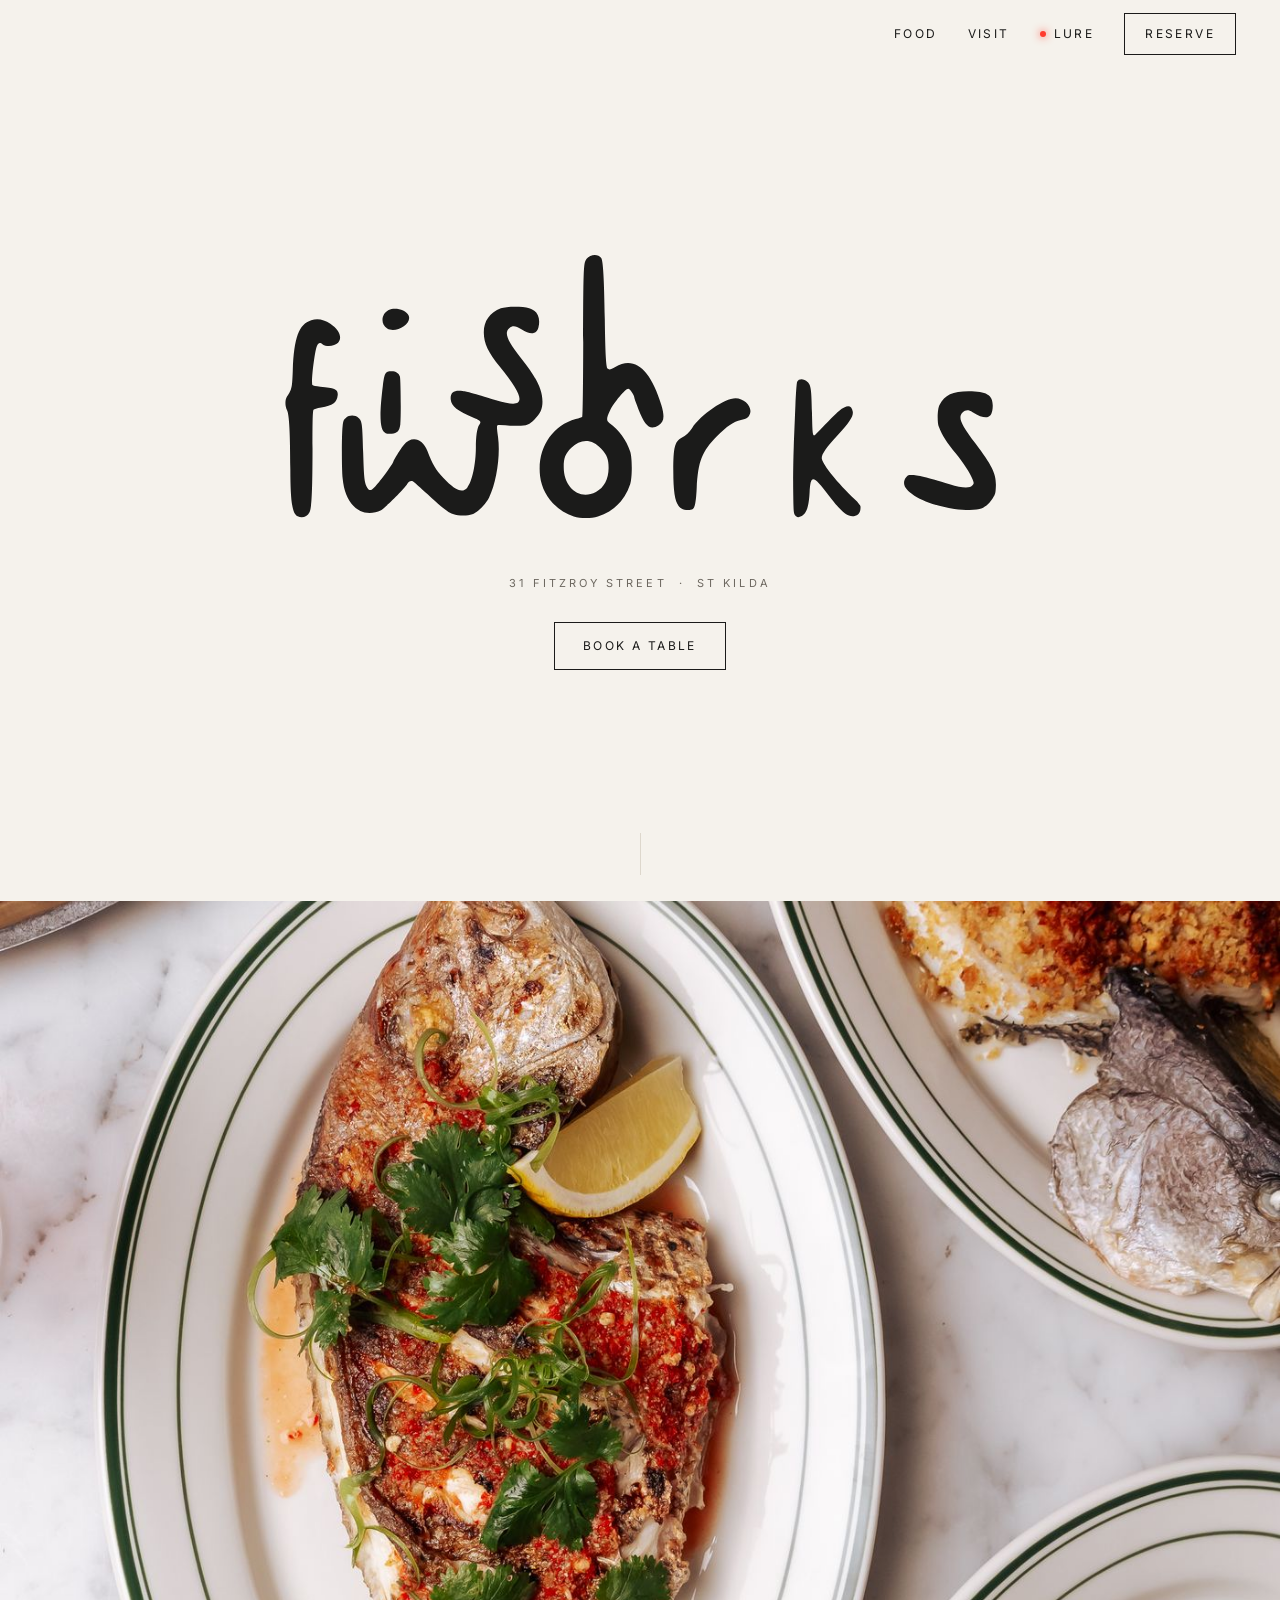
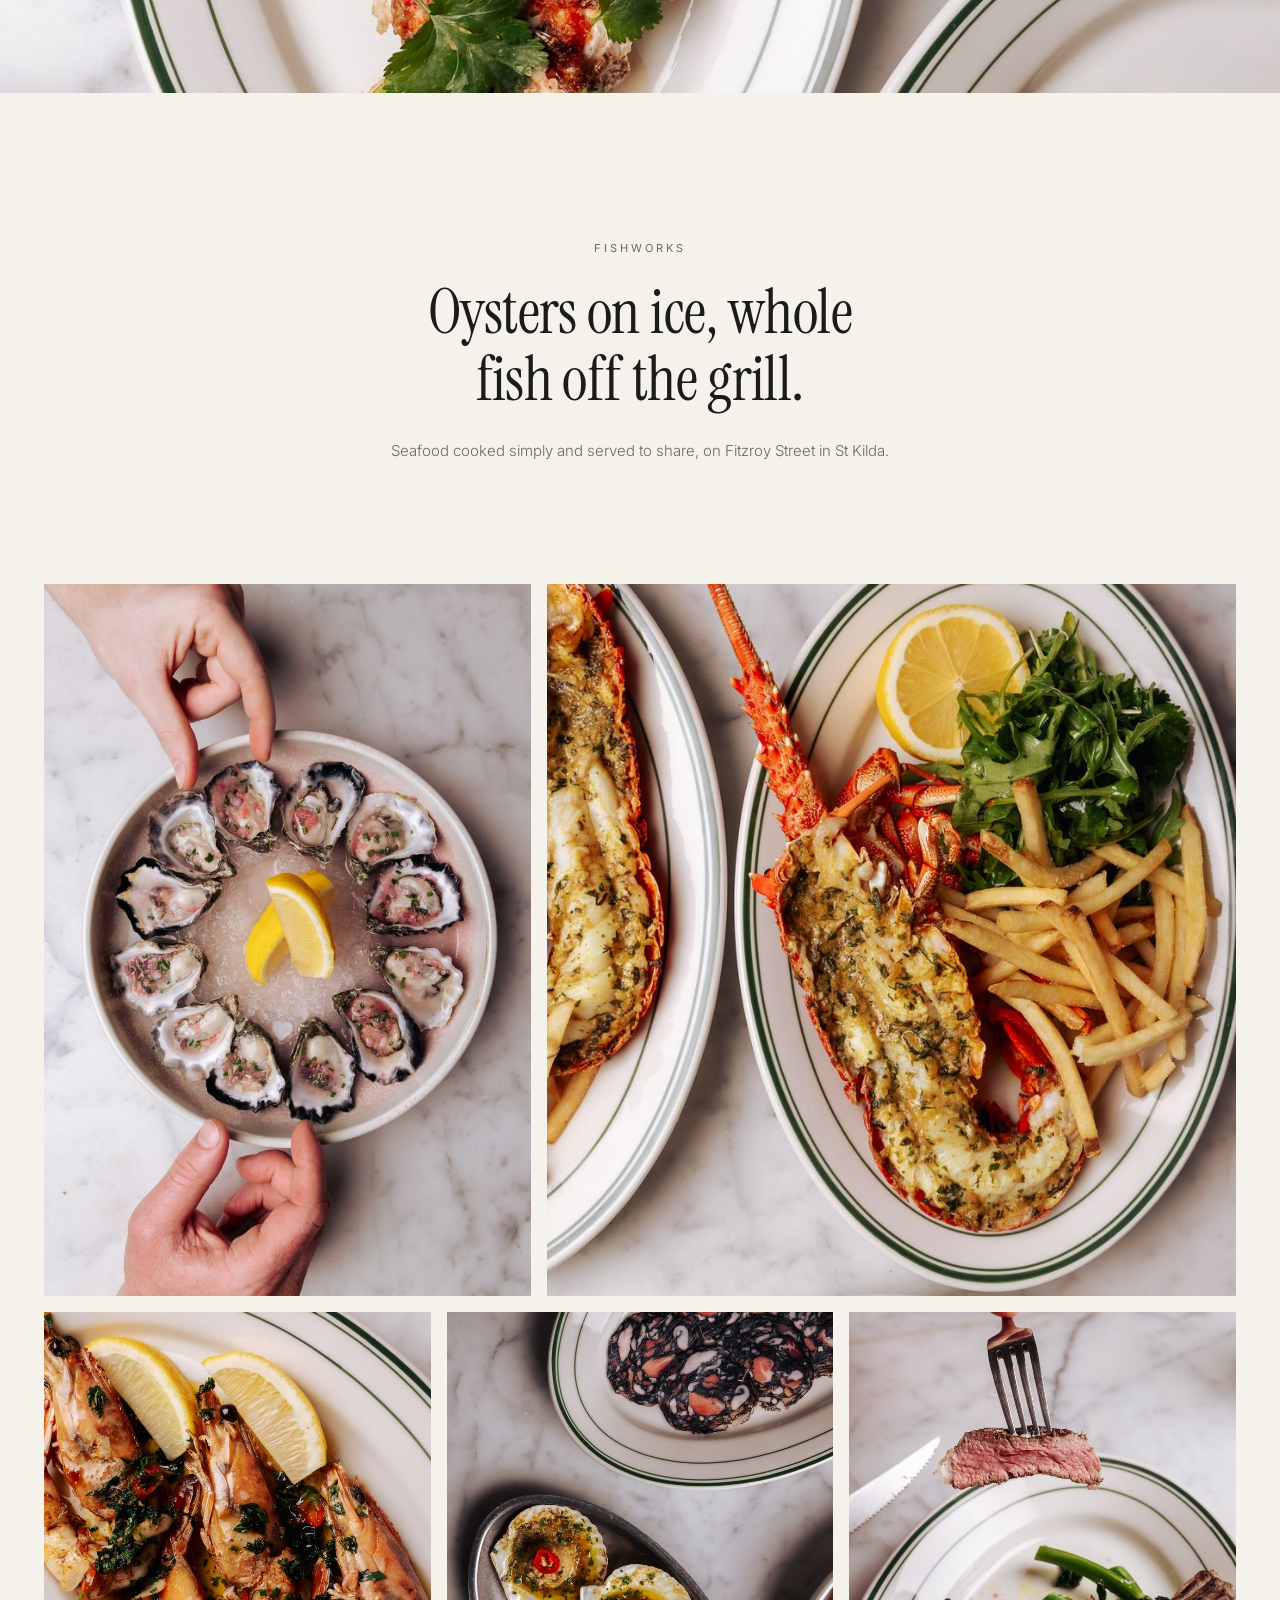
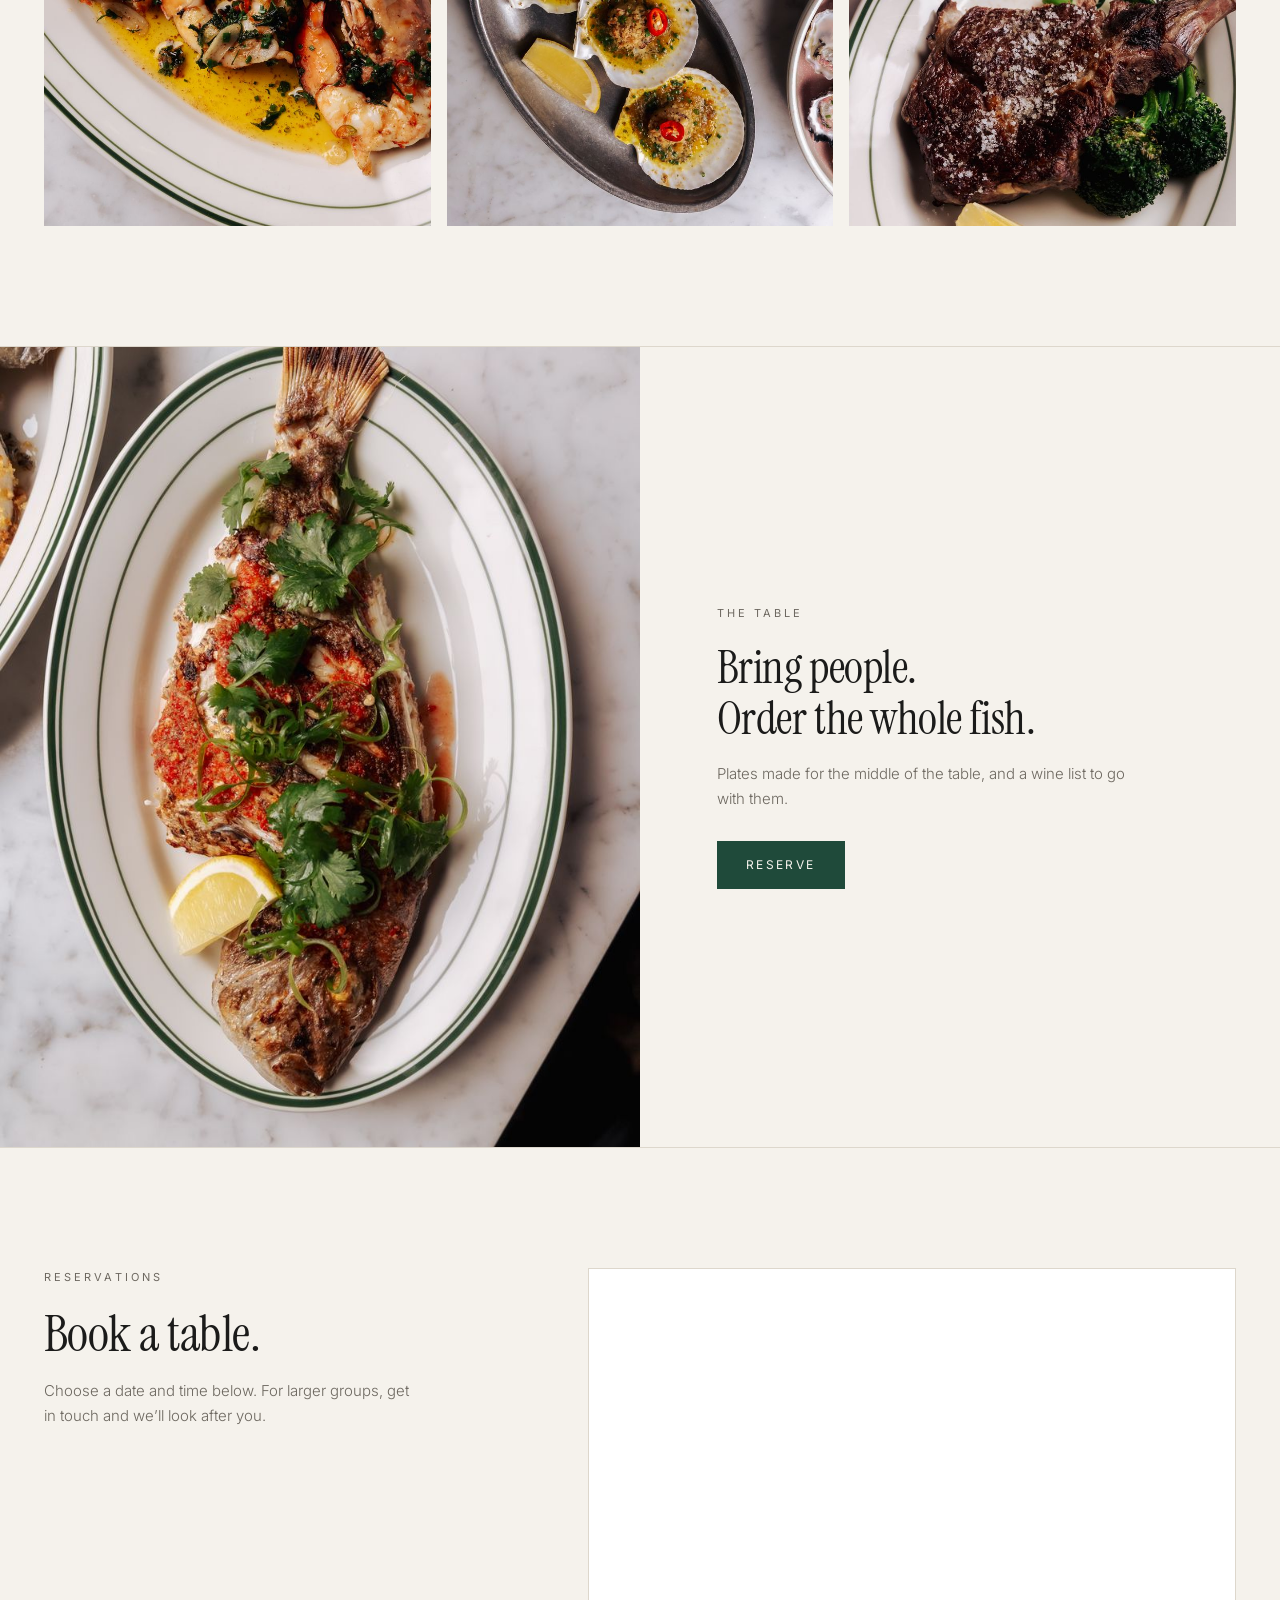
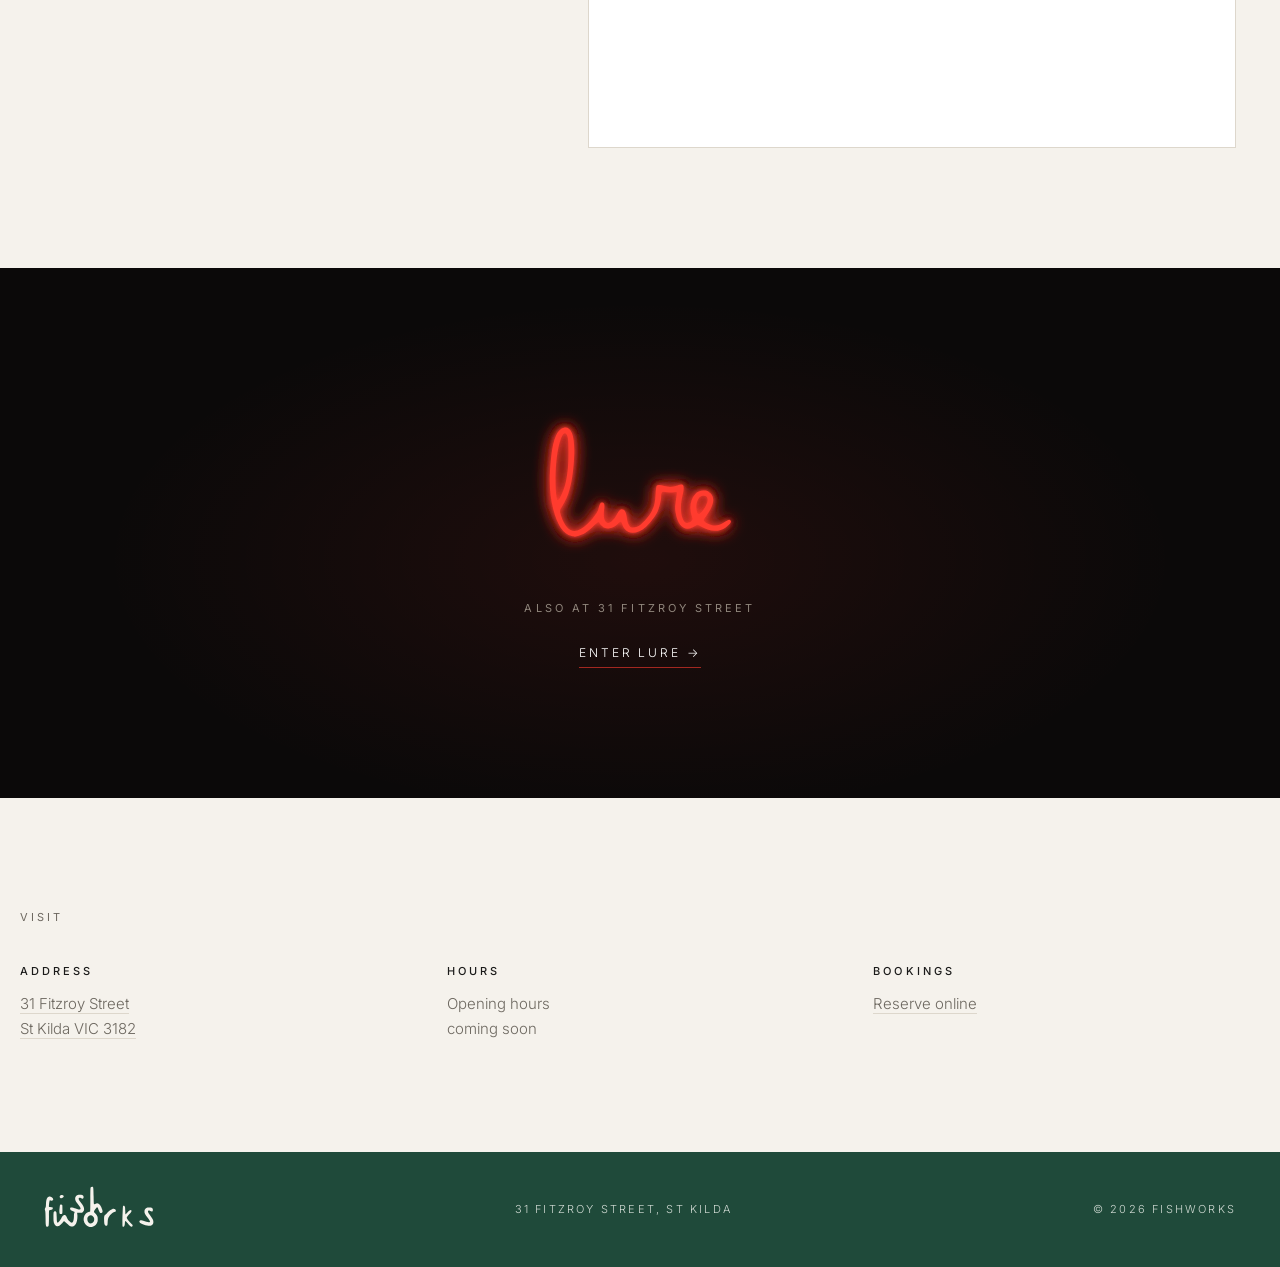
<file: index.html>
<!doctype html>
<html lang="en">
<head>
<meta charset="utf-8">
<meta name="viewport" content="width=device-width, initial-scale=1">
<title>Fishworks — St Kilda</title>
<meta name="description" content="Fishworks, 31 Fitzroy Street, St Kilda. Oysters, whole fish and crayfish on Fitzroy Street. Book a table.">
<meta property="og:title" content="Fishworks — St Kilda">
<meta property="og:description" content="31 Fitzroy Street, St Kilda. Book a table.">
<meta property="og:image" content="https://fishworks.co/img/spread-1400.jpg">
<link rel="preconnect" href="https://fonts.googleapis.com">
<link rel="preconnect" href="https://fonts.gstatic.com" crossorigin>
<link href="https://fonts.googleapis.com/css2?family=Inter:wght@300;400;500&family=Instrument+Serif:ital@0;1&display=swap" rel="stylesheet">
<style>
  :root{
    --paper:#f5f2ec; --ink:#1b1b1a; --muted:#6d6860; --line:#ddd7cc;
    --green:#1f4a3a; --lemon:#f1c232;
  }
  *{box-sizing:border-box;margin:0;padding:0}
  html{scroll-behavior:smooth}
  body{background:var(--paper);color:var(--ink);font-family:Inter,system-ui,sans-serif;font-weight:300;
       font-size:15px;line-height:1.65;-webkit-font-smoothing:antialiased}
  a{color:inherit;text-decoration:none}
  img{display:block;max-width:100%;height:auto}
  .wrap{max-width:1240px;margin:0 auto;padding:0 24px}
  .label{font-size:11px;text-transform:uppercase;letter-spacing:.28em;font-weight:400;color:var(--muted)}
  .serif{font-family:"Instrument Serif",Georgia,serif;font-weight:400;letter-spacing:-.01em}
  .btn{display:inline-block;border:1px solid currentColor;padding:13px 28px;font-size:12px;
       text-transform:uppercase;letter-spacing:.2em;font-weight:400;transition:background .25s,color .25s}
  .btn:hover{background:var(--ink);color:var(--paper);border-color:var(--ink)}
  .btn-green{background:var(--green);border-color:var(--green);color:var(--paper)}
  .btn-green:hover{background:var(--ink);border-color:var(--ink)}

  /* header */
  header{position:sticky;top:0;z-index:20;background:rgba(245,242,236,.94);backdrop-filter:blur(8px);
         border-bottom:1px solid transparent;transition:border-color .3s}
  header.scrolled{border-color:var(--line)}
  nav{display:flex;align-items:center;justify-content:space-between;height:68px}
  nav .mark{width:118px;color:var(--ink);opacity:0;transition:opacity .3s}
  header.scrolled nav .mark{opacity:1}
  nav .links{display:flex;align-items:center;gap:30px;font-size:12px;text-transform:uppercase;letter-spacing:.2em;font-weight:400}
  nav .links a:not(.btn):hover{color:var(--green)}
  nav .links .lure-link{display:inline-flex;align-items:center;gap:8px}
  nav .links .lure-link::before{content:"";width:6px;height:6px;border-radius:50%;background:#ff3b2f;box-shadow:0 0 8px #ff3b2f}
  nav .btn{padding:10px 20px}

  /* hero: Fishworks only */
  .hero{min-height:calc(100svh - 68px);display:flex;flex-direction:column;align-items:center;justify-content:center;
        text-align:center;padding:40px 24px 90px}
  .hero .logo{width:min(720px,86vw);color:var(--ink);opacity:0;transform:translateY(10px);animation:rise 1.1s .1s ease forwards}
  .hero .label{margin-top:44px;opacity:0;animation:rise 1s .5s ease forwards}
  .hero .btn{margin-top:30px;opacity:0;animation:rise 1s .8s ease forwards}
  .hero .scroll{position:absolute;bottom:26px;left:50%;width:1px;height:42px;background:var(--line);overflow:hidden}
  .hero .scroll::after{content:"";position:absolute;left:0;top:-42px;width:1px;height:42px;background:var(--ink);animation:drop 2.4s 1.5s infinite}
  .hero{position:relative}
  @keyframes rise{to{opacity:1;transform:none}}
  @keyframes drop{to{top:42px}}

  /* full bleed image */
  .bleed{height:min(88vh,820px);overflow:hidden}
  .bleed img{width:100%;height:100%;object-fit:cover;object-position:center 40%}

  /* intro */
  .intro{padding:120px 0;text-align:center}
  .intro h1{font-size:clamp(34px,5vw,62px);line-height:1.08;max-width:15ch;margin:22px auto 0}
  .intro p{max-width:520px;margin:26px auto 0;color:var(--muted)}

  /* gallery */
  .gallery{display:grid;grid-template-columns:repeat(12,1fr);gap:16px;padding-bottom:120px}
  .gallery figure{overflow:hidden;background:#e9e4da}
  .gallery img{width:100%;height:100%;object-fit:cover;transition:transform 1.2s ease}
  .gallery figure:hover img{transform:scale(1.035)}
  .g1{grid-column:1/6}.g2{grid-column:6/13}.g3{grid-column:1/5}.g4{grid-column:5/9}.g5{grid-column:9/13}
  .g2 img{aspect-ratio:7/5}.g1 img{aspect-ratio:5/7}
  .g3 img,.g4 img,.g5 img{aspect-ratio:4/5}
  figcaption{font-size:11px;text-transform:uppercase;letter-spacing:.24em;color:var(--muted);padding:12px 2px 0;background:var(--paper)}

  /* split */
  .split{display:grid;grid-template-columns:1fr 1fr;min-height:640px;border-top:1px solid var(--line)}
  .split .img{overflow:hidden}.split .img img{width:100%;height:100%;object-fit:cover}
  .split .txt{display:flex;flex-direction:column;justify-content:center;padding:80px clamp(24px,6vw,96px)}
  .split h2{font-size:clamp(30px,3.6vw,48px);line-height:1.1;margin:20px 0 18px}
  .split p{color:var(--muted);max-width:420px}

  /* reserve */
  .reserve{padding:120px 0;border-top:1px solid var(--line)}
  .reserve .grid{display:grid;grid-template-columns:1fr 1.35fr;gap:64px;align-items:start}
  .reserve h2{font-size:clamp(32px,4vw,52px);line-height:1.08;margin:20px 0 18px}
  .reserve p{color:var(--muted);max-width:380px}
  .widget{background:#fff;border:1px solid var(--line);min-height:480px;padding:8px}

  /* Lure doorway */
  .door{position:relative;display:block;background:#0b0909;color:#d9d2c9;text-align:center;padding:130px 24px;overflow:hidden}
  .door::before{content:"";position:absolute;inset:0;background:radial-gradient(60% 70% at 50% 55%,rgba(255,59,47,.14),transparent 70%);transition:opacity .5s;opacity:.6}
  .door:hover::before{opacity:1}
  .door .lure{position:relative;width:min(240px,52vw);margin:0 auto}
  .door .label{position:relative;color:#8f857b;margin-top:26px}
  .door .go{position:relative;display:inline-block;margin-top:26px;font-size:12px;letter-spacing:.24em;text-transform:uppercase;
            border-bottom:1px solid rgba(255,59,47,.6);padding-bottom:4px;color:#fff}

  /* visit */
  .visit{padding:110px 0}
  .visit .cols{display:grid;grid-template-columns:repeat(3,1fr);gap:40px;margin-top:36px}
  .visit h3{font-size:11px;text-transform:uppercase;letter-spacing:.28em;font-weight:500;margin-bottom:12px}
  .visit p{color:var(--muted)}
  .visit a{border-bottom:1px solid var(--line)}.visit a:hover{border-color:var(--ink)}

  footer{background:var(--green);color:#cfd9d2;font-size:11px;text-transform:uppercase;letter-spacing:.2em}
  footer .wrap{display:flex;justify-content:space-between;align-items:center;gap:16px;flex-wrap:wrap;padding-top:34px;padding-bottom:34px}
  footer .mark{width:110px;color:#f5f2ec}

  .reveal{opacity:0;transform:translateY(18px);transition:opacity .9s ease,transform .9s ease}
  .reveal.in{opacity:1;transform:none}

  @media (max-width:860px){
    nav .links a.hide-sm{display:none}
    nav .links{gap:18px}
    .gallery{grid-template-columns:1fr 1fr;gap:10px}
    .g1,.g2,.g3,.g4,.g5{grid-column:auto}
    .g1,.g2,.g5{grid-column:1/3}
    .g1 img{aspect-ratio:7/5}
    .g5 img{aspect-ratio:7/5}
    .split{grid-template-columns:1fr}.split .img{height:70vw}
    .reserve .grid{grid-template-columns:1fr;gap:36px}
    .visit .cols{grid-template-columns:1fr;gap:30px}
    .intro,.reserve,.visit{padding:80px 0}
  }
  @media (prefers-reduced-motion:reduce){*,*::before,*::after{animation:none!important;transition:none!important}
    .hero .logo,.hero .label,.hero .btn,.reveal{opacity:1;transform:none}}
</style>
</head>
<body>

<header id="top">
  <nav class="wrap">
    <a href="#top" class="mark" aria-label="Fishworks home"><svg xmlns="http://www.w3.org/2000/svg" viewBox="200 810 908 343" role="img" aria-label="Fishworks"><path fill="currentColor" fill-rule="evenodd" d="M570.5,1146.0C548.3,1139.4 530.7,1118.3 528.0,1095.2C523.9,1061.2 542.3,1031.7 572.9,1023.1C577.0,1022.0 580.7,1020.7 581.2,1020.2C581.8,1019.6 582.3,979.4 582.4,925.9C582.7,829.9 582.8,826.4 586.7,821.1C591.1,815.3 601.3,814.6 605.1,820.0C607.5,823.4 608.8,846.4 609.6,897.0C610.2,940.4 611.2,957.3 613.1,959.6C614.6,961.5 617.7,960.8 622.8,957.6C646.5,942.7 667.5,960.1 680.9,1005.5C685.3,1020.2 684.4,1026.7 677.6,1030.9C666.8,1037.6 660.8,1032.9 652.0,1010.7C649.3,1003.8 647.0,997.6 647.0,997.1C647.0,993.3 641.5,985.0 639.1,985.0C635.6,985.0 621.1,1002.4 616.2,1012.5C611.6,1021.8 611.4,1025.4 615.3,1028.2C627.6,1037.2 636.6,1049.4 641.6,1064.0C644.3,1071.8 644.3,1097.0 641.7,1105.0C634.9,1125.7 620.9,1139.7 600.9,1146.0C592.6,1148.6 579.0,1148.6 570.5,1146.0ZM222.2,1145.8C215.4,1142.5 213.1,1127.5 213.0,1086.5C212.9,1040.8 211.6,1018.0 209.0,1012.5C206.1,1006.6 206.1,999.0 209.0,994.6C214.9,985.4 215.3,983.8 216.1,961.5C217.6,920.5 223.7,903.8 239.3,898.6C247.3,895.9 255.2,897.4 263.5,903.1C274.9,910.9 278.9,920.7 273.2,927.1C269.3,931.4 258.6,932.5 253.9,929.1C250.3,926.5 248.6,926.9 246.7,930.7C243.7,936.8 238.8,977.9 240.9,980.3C241.6,981.2 245.3,982.0 250.8,982.4C270.1,984.0 273.6,985.8 272.7,993.6C271.7,1002.6 266.4,1006.4 252.0,1008.6C246.2,1009.5 243.1,1010.5 242.3,1011.6C241.3,1013.0 241.0,1023.9 241.0,1059.9C240.9,1116.2 240.0,1135.0 237.2,1140.7C234.2,1146.4 228.0,1148.6 222.2,1145.8ZM849.4,1144.2C847.7,1141.8 847.5,1138.9 847.2,1112.5C847.0,1096.5 847.4,1072.0 847.9,1058.0C848.5,1044.0 849.4,1020.4 850.0,1005.5C850.7,989.8 851.6,977.6 852.2,976.2C854.3,972.0 860.6,972.0 865.3,976.4C869.6,980.4 870.3,985.4 870.9,1015.4C871.5,1045.2 871.8,1046.4 876.2,1041.8C892.3,1024.9 901.3,1015.9 905.0,1012.9C915.0,1005.0 920.7,1005.2 922.3,1013.6C923.4,1019.7 919.0,1026.6 903.2,1043.7C888.1,1060.1 882.2,1068.8 883.4,1073.5C885.7,1082.4 902.1,1102.5 925.4,1124.9C929.2,1128.5 932.0,1132.1 932.1,1133.4C932.5,1140.8 929.8,1144.7 923.7,1145.7C916.1,1146.9 907.5,1139.9 892.8,1120.5C872.0,1093.1 869.2,1092.5 867.9,1115.8C866.9,1133.7 864.0,1142.4 858.0,1145.5C853.8,1147.7 851.5,1147.4 849.4,1144.2ZM418.1,1142.9C411.1,1140.4 405.9,1136.4 386.2,1118.1C377.2,1109.8 369.0,1102.5 367.9,1101.9C365.1,1100.4 362.2,1101.7 360.4,1105.2C357.7,1110.5 332.5,1135.4 326.8,1138.6C319.7,1142.4 307.9,1142.7 301.3,1139.2C288.4,1132.4 281.1,1119.1 279.0,1098.3C277.7,1086.0 277.7,1043.2 278.9,1032.5C279.7,1025.4 280.2,1024.2 282.9,1021.8C287.4,1017.8 294.6,1017.8 299.1,1021.8C303.5,1025.7 303.9,1028.8 304.9,1066.0C305.9,1099.5 306.5,1104.2 310.7,1110.7C313.0,1114.1 315.2,1113.5 320.1,1108.2C327.1,1100.7 343.0,1078.7 343.0,1076.6C343.0,1075.3 352.5,1060.1 355.8,1056.1C365.8,1043.9 379.7,1047.3 385.9,1063.6C392.5,1080.9 396.0,1086.8 405.8,1097.1C421.0,1113.2 430.0,1117.0 436.1,1109.7C442.2,1102.5 446.9,1080.4 447.0,1059.2C447.0,1044.9 448.6,1034.3 451.1,1030.7C454.2,1026.4 453.2,1025.2 444.1,1021.5C424.0,1013.3 416.1,1007.0 415.3,998.6C414.4,989.7 419.4,986.1 430.4,987.8C437.0,988.8 442.1,990.2 472.4,999.4C493.4,1005.7 502.0,1005.3 502.0,997.7C502.0,990.7 493.7,977.1 477.3,957.2C462.7,939.4 457.1,927.5 457.0,913.9C457.0,899.7 464.7,888.7 478.5,883.5C485.4,880.9 505.9,880.8 514.2,883.4C524.7,886.6 528.9,895.4 525.9,907.6C523.6,916.5 515.9,917.3 504.4,910.0C496.9,905.3 493.4,905.0 489.1,908.6C482.4,914.2 486.5,924.6 504.0,946.5C523.7,971.3 531.0,986.2 531.0,1001.4C531.0,1010.5 528.2,1016.6 520.9,1023.7C511.8,1032.5 509.5,1032.8 477.0,1030.7C472.9,1030.5 472.9,1030.5 475.0,1046.0C478.1,1069.2 473.0,1103.2 463.7,1122.0C459.3,1130.8 449.2,1141.0 442.5,1143.3C435.9,1145.6 425.1,1145.4 418.1,1142.9ZM706.3,1136.0C698.8,1131.5 696.0,1118.6 696.0,1088.7C696.0,1058.9 697.8,1051.7 706.5,1046.9C711.6,1044.1 716.6,1039.5 719.6,1034.7C730.5,1017.8 760.7,997.0 774.5,997.0C785.6,997.0 795.7,1007.7 792.8,1016.2C791.2,1021.1 788.8,1022.8 781.3,1024.5C771.9,1026.6 763.8,1032.1 751.0,1045.0C732.2,1063.9 727.3,1076.5 725.5,1110.5C724.7,1127.2 723.3,1134.7 720.7,1136.5C717.6,1138.6 710.1,1138.4 706.3,1136.0ZM1050.5,1136.5C1016.7,1131.7 987.0,1116.4 987.0,1103.7C987.0,1099.3 990.6,1094.0 993.8,1093.8C1002.6,1093.3 1012.6,1095.6 1044.5,1105.5C1060.4,1110.5 1070.2,1110.9 1073.3,1106.8C1075.3,1104.2 1075.3,1104.0 1073.5,1099.3C1070.6,1091.8 1061.3,1077.4 1052.6,1067.0C1040.7,1052.9 1035.7,1045.0 1030.9,1033.0C1028.6,1027.2 1029.1,1010.4 1031.7,1005.5C1038.6,992.5 1048.1,988.0 1068.5,988.0C1092.7,988.0 1100.2,993.4 1098.7,1009.9C1097.4,1023.1 1089.8,1024.5 1073.5,1014.5C1068.1,1011.1 1064.6,1011.3 1060.8,1015.0C1054.9,1021.0 1058.1,1028.7 1076.9,1053.7C1098.9,1082.9 1103.5,1092.7 1102.8,1108.5C1102.4,1116.8 1102.1,1117.9 1098.9,1123.0C1094.8,1129.4 1090.2,1133.5 1084.5,1136.1C1079.7,1138.3 1064.7,1138.5 1050.5,1136.5ZM598.4,1115.2C608.9,1109.5 614.3,1099.2 614.4,1085.0C614.4,1073.9 612.5,1069.0 605.1,1060.8C593.7,1048.1 579.2,1047.7 567.1,1059.8C559.8,1067.1 557.8,1072.3 557.8,1083.6C557.7,1110.2 578.1,1126.1 598.4,1115.2ZM333.3,1041.0C325.9,1037.9 324.8,1020.2 329.7,981.1C331.7,964.9 332.9,962.9 340.3,962.8C346.0,962.7 350.0,965.2 351.2,969.6C352.3,973.4 352.7,1022.9 351.7,1030.0C350.5,1038.2 347.7,1041.2 340.9,1041.6C337.9,1041.8 334.5,1041.6 333.3,1041.0ZM335.2,909.0C326.5,903.6 327.5,890.7 337.0,885.7C344.9,881.6 358.9,885.4 362.2,892.5C366.9,902.9 346.0,915.6 335.2,909.0Z"/></svg></a>
    <div class="links">
      <a href="#food" class="hide-sm">Food</a>
      <a href="#visit" class="hide-sm">Visit</a>
      <a href="lure.html" class="lure-link">Lure</a>
      <a href="#reserve" class="btn">Reserve</a>
    </div>
  </nav>
</header>

<main>
  <section class="hero">
    <div class="logo"><svg xmlns="http://www.w3.org/2000/svg" viewBox="200 810 908 343" role="img" aria-label="Fishworks"><path fill="currentColor" fill-rule="evenodd" d="M570.5,1146.0C548.3,1139.4 530.7,1118.3 528.0,1095.2C523.9,1061.2 542.3,1031.7 572.9,1023.1C577.0,1022.0 580.7,1020.7 581.2,1020.2C581.8,1019.6 582.3,979.4 582.4,925.9C582.7,829.9 582.8,826.4 586.7,821.1C591.1,815.3 601.3,814.6 605.1,820.0C607.5,823.4 608.8,846.4 609.6,897.0C610.2,940.4 611.2,957.3 613.1,959.6C614.6,961.5 617.7,960.8 622.8,957.6C646.5,942.7 667.5,960.1 680.9,1005.5C685.3,1020.2 684.4,1026.7 677.6,1030.9C666.8,1037.6 660.8,1032.9 652.0,1010.7C649.3,1003.8 647.0,997.6 647.0,997.1C647.0,993.3 641.5,985.0 639.1,985.0C635.6,985.0 621.1,1002.4 616.2,1012.5C611.6,1021.8 611.4,1025.4 615.3,1028.2C627.6,1037.2 636.6,1049.4 641.6,1064.0C644.3,1071.8 644.3,1097.0 641.7,1105.0C634.9,1125.7 620.9,1139.7 600.9,1146.0C592.6,1148.6 579.0,1148.6 570.5,1146.0ZM222.2,1145.8C215.4,1142.5 213.1,1127.5 213.0,1086.5C212.9,1040.8 211.6,1018.0 209.0,1012.5C206.1,1006.6 206.1,999.0 209.0,994.6C214.9,985.4 215.3,983.8 216.1,961.5C217.6,920.5 223.7,903.8 239.3,898.6C247.3,895.9 255.2,897.4 263.5,903.1C274.9,910.9 278.9,920.7 273.2,927.1C269.3,931.4 258.6,932.5 253.9,929.1C250.3,926.5 248.6,926.9 246.7,930.7C243.7,936.8 238.8,977.9 240.9,980.3C241.6,981.2 245.3,982.0 250.8,982.4C270.1,984.0 273.6,985.8 272.7,993.6C271.7,1002.6 266.4,1006.4 252.0,1008.6C246.2,1009.5 243.1,1010.5 242.3,1011.6C241.3,1013.0 241.0,1023.9 241.0,1059.9C240.9,1116.2 240.0,1135.0 237.2,1140.7C234.2,1146.4 228.0,1148.6 222.2,1145.8ZM849.4,1144.2C847.7,1141.8 847.5,1138.9 847.2,1112.5C847.0,1096.5 847.4,1072.0 847.9,1058.0C848.5,1044.0 849.4,1020.4 850.0,1005.5C850.7,989.8 851.6,977.6 852.2,976.2C854.3,972.0 860.6,972.0 865.3,976.4C869.6,980.4 870.3,985.4 870.9,1015.4C871.5,1045.2 871.8,1046.4 876.2,1041.8C892.3,1024.9 901.3,1015.9 905.0,1012.9C915.0,1005.0 920.7,1005.2 922.3,1013.6C923.4,1019.7 919.0,1026.6 903.2,1043.7C888.1,1060.1 882.2,1068.8 883.4,1073.5C885.7,1082.4 902.1,1102.5 925.4,1124.9C929.2,1128.5 932.0,1132.1 932.1,1133.4C932.5,1140.8 929.8,1144.7 923.7,1145.7C916.1,1146.9 907.5,1139.9 892.8,1120.5C872.0,1093.1 869.2,1092.5 867.9,1115.8C866.9,1133.7 864.0,1142.4 858.0,1145.5C853.8,1147.7 851.5,1147.4 849.4,1144.2ZM418.1,1142.9C411.1,1140.4 405.9,1136.4 386.2,1118.1C377.2,1109.8 369.0,1102.5 367.9,1101.9C365.1,1100.4 362.2,1101.7 360.4,1105.2C357.7,1110.5 332.5,1135.4 326.8,1138.6C319.7,1142.4 307.9,1142.7 301.3,1139.2C288.4,1132.4 281.1,1119.1 279.0,1098.3C277.7,1086.0 277.7,1043.2 278.9,1032.5C279.7,1025.4 280.2,1024.2 282.9,1021.8C287.4,1017.8 294.6,1017.8 299.1,1021.8C303.5,1025.7 303.9,1028.8 304.9,1066.0C305.9,1099.5 306.5,1104.2 310.7,1110.7C313.0,1114.1 315.2,1113.5 320.1,1108.2C327.1,1100.7 343.0,1078.7 343.0,1076.6C343.0,1075.3 352.5,1060.1 355.8,1056.1C365.8,1043.9 379.7,1047.3 385.9,1063.6C392.5,1080.9 396.0,1086.8 405.8,1097.1C421.0,1113.2 430.0,1117.0 436.1,1109.7C442.2,1102.5 446.9,1080.4 447.0,1059.2C447.0,1044.9 448.6,1034.3 451.1,1030.7C454.2,1026.4 453.2,1025.2 444.1,1021.5C424.0,1013.3 416.1,1007.0 415.3,998.6C414.4,989.7 419.4,986.1 430.4,987.8C437.0,988.8 442.1,990.2 472.4,999.4C493.4,1005.7 502.0,1005.3 502.0,997.7C502.0,990.7 493.7,977.1 477.3,957.2C462.7,939.4 457.1,927.5 457.0,913.9C457.0,899.7 464.7,888.7 478.5,883.5C485.4,880.9 505.9,880.8 514.2,883.4C524.7,886.6 528.9,895.4 525.9,907.6C523.6,916.5 515.9,917.3 504.4,910.0C496.9,905.3 493.4,905.0 489.1,908.6C482.4,914.2 486.5,924.6 504.0,946.5C523.7,971.3 531.0,986.2 531.0,1001.4C531.0,1010.5 528.2,1016.6 520.9,1023.7C511.8,1032.5 509.5,1032.8 477.0,1030.7C472.9,1030.5 472.9,1030.5 475.0,1046.0C478.1,1069.2 473.0,1103.2 463.7,1122.0C459.3,1130.8 449.2,1141.0 442.5,1143.3C435.9,1145.6 425.1,1145.4 418.1,1142.9ZM706.3,1136.0C698.8,1131.5 696.0,1118.6 696.0,1088.7C696.0,1058.9 697.8,1051.7 706.5,1046.9C711.6,1044.1 716.6,1039.5 719.6,1034.7C730.5,1017.8 760.7,997.0 774.5,997.0C785.6,997.0 795.7,1007.7 792.8,1016.2C791.2,1021.1 788.8,1022.8 781.3,1024.5C771.9,1026.6 763.8,1032.1 751.0,1045.0C732.2,1063.9 727.3,1076.5 725.5,1110.5C724.7,1127.2 723.3,1134.7 720.7,1136.5C717.6,1138.6 710.1,1138.4 706.3,1136.0ZM1050.5,1136.5C1016.7,1131.7 987.0,1116.4 987.0,1103.7C987.0,1099.3 990.6,1094.0 993.8,1093.8C1002.6,1093.3 1012.6,1095.6 1044.5,1105.5C1060.4,1110.5 1070.2,1110.9 1073.3,1106.8C1075.3,1104.2 1075.3,1104.0 1073.5,1099.3C1070.6,1091.8 1061.3,1077.4 1052.6,1067.0C1040.7,1052.9 1035.7,1045.0 1030.9,1033.0C1028.6,1027.2 1029.1,1010.4 1031.7,1005.5C1038.6,992.5 1048.1,988.0 1068.5,988.0C1092.7,988.0 1100.2,993.4 1098.7,1009.9C1097.4,1023.1 1089.8,1024.5 1073.5,1014.5C1068.1,1011.1 1064.6,1011.3 1060.8,1015.0C1054.9,1021.0 1058.1,1028.7 1076.9,1053.7C1098.9,1082.9 1103.5,1092.7 1102.8,1108.5C1102.4,1116.8 1102.1,1117.9 1098.9,1123.0C1094.8,1129.4 1090.2,1133.5 1084.5,1136.1C1079.7,1138.3 1064.7,1138.5 1050.5,1136.5ZM598.4,1115.2C608.9,1109.5 614.3,1099.2 614.4,1085.0C614.4,1073.9 612.5,1069.0 605.1,1060.8C593.7,1048.1 579.2,1047.7 567.1,1059.8C559.8,1067.1 557.8,1072.3 557.8,1083.6C557.7,1110.2 578.1,1126.1 598.4,1115.2ZM333.3,1041.0C325.9,1037.9 324.8,1020.2 329.7,981.1C331.7,964.9 332.9,962.9 340.3,962.8C346.0,962.7 350.0,965.2 351.2,969.6C352.3,973.4 352.7,1022.9 351.7,1030.0C350.5,1038.2 347.7,1041.2 340.9,1041.6C337.9,1041.8 334.5,1041.6 333.3,1041.0ZM335.2,909.0C326.5,903.6 327.5,890.7 337.0,885.7C344.9,881.6 358.9,885.4 362.2,892.5C366.9,902.9 346.0,915.6 335.2,909.0Z"/></svg></div>
    <p class="label">31 Fitzroy Street &nbsp;·&nbsp; St Kilda</p>
    <a href="#reserve" class="btn">Book a table</a>
    <span class="scroll" aria-hidden="true"></span>
  </section>

  <div class="bleed">
    <img src="img/spread-1400.jpg" srcset="img/spread-800.jpg 800w, img/spread-1400.jpg 1400w" sizes="100vw"
         alt="Whole fish, crumbed fish and steak on green-rimmed plates across a marble table" width="1400" height="1750">
  </div>

  <section class="intro wrap" id="food">
    <p class="label reveal">Fishworks</p>
    <h1 class="serif reveal">Oysters on ice, whole fish off the grill.</h1>
    <p class="reveal">Seafood cooked simply and served to share, on Fitzroy Street in St Kilda.</p>
  </section>

  <section class="wrap gallery">
    <figure class="g1 reveal"><img loading="lazy" src="img/oysters-800.jpg" srcset="img/oysters-800.jpg 800w, img/oysters-1400.jpg 1400w" sizes="(max-width:860px) 50vw, 40vw" alt="A dozen oysters with mignonette and lemon on ice"><figcaption>Oysters</figcaption></figure>
    <figure class="g2 reveal"><img loading="lazy" src="img/crayfish-1400.jpg" srcset="img/crayfish-800.jpg 800w, img/crayfish-1400.jpg 1400w" sizes="(max-width:860px) 100vw, 58vw" alt="Grilled crayfish with herb butter, fries and rocket"><figcaption>Crayfish</figcaption></figure>
    <figure class="g3 reveal"><img loading="lazy" src="img/prawns-800.jpg" srcset="img/prawns-800.jpg 800w, img/prawns-1400.jpg 1400w" sizes="(max-width:860px) 50vw, 33vw" alt="Grilled king prawns with garlic, chilli and lemon"><figcaption>Prawns</figcaption></figure>
    <figure class="g4 reveal"><img loading="lazy" src="img/scallops-800.jpg" srcset="img/scallops-800.jpg 800w, img/scallops-1400.jpg 1400w" sizes="(max-width:860px) 50vw, 33vw" alt="Baked scallops in the shell with crumb and chilli"><figcaption>Scallops</figcaption></figure>
    <figure class="g5 reveal"><img loading="lazy" src="img/steak-800.jpg" srcset="img/steak-800.jpg 800w, img/steak-1400.jpg 1400w" sizes="(max-width:860px) 100vw, 33vw" alt="Grilled steak on the bone with broccolini"><figcaption>From the grill</figcaption></figure>
  </section>

  <section class="split">
    <div class="img"><img loading="lazy" src="img/whole-fish-1400.jpg" srcset="img/whole-fish-800.jpg 800w, img/whole-fish-1400.jpg 1400w" sizes="(max-width:860px) 100vw, 50vw" alt="Whole grilled fish with chilli, coriander and lemon"></div>
    <div class="txt">
      <p class="label reveal">The table</p>
      <h2 class="serif reveal">Bring people.<br>Order the whole fish.</h2>
      <p class="reveal">Plates made for the middle of the table, and a wine list to go with them.</p>
      <p class="reveal" style="margin-top:30px"><a href="#reserve" class="btn btn-green">Reserve</a></p>
    </div>
  </section>

  <section class="reserve" id="reserve">
    <div class="wrap grid">
      <div>
        <p class="label">Reservations</p>
        <h2 class="serif">Book a table.</h2>
        <p>Choose a date and time below. For larger groups, get in touch and we’ll look after you.</p>
      </div>
      <div class="widget">
        <div class='obee-widget' account="fishworks" hide-header='false' min-height='450' add-height='50' scrolltop='true' widget-type='booking'></div>
      </div>
    </div>
  </section>

  <a class="door" href="lure.html" aria-label="Enter Lure">
    <div class="lure"><svg xmlns="http://www.w3.org/2000/svg" viewBox="1347 854 488 341" role="img" aria-label="Lure"><defs><filter id="g" x="-40%" y="-40%" width="180%" height="180%"><feGaussianBlur in="SourceGraphic" stdDeviation="16" result="a"/><feGaussianBlur in="SourceGraphic" stdDeviation="5" result="b"/><feMerge><feMergeNode in="a"/><feMergeNode in="a"/><feMergeNode in="b"/><feMergeNode in="SourceGraphic"/></feMerge></filter></defs><g filter="url(#g)"><path fill="#ff3b2f" fill-rule="evenodd" d="M1452.0,1134.6C1435.2,1131.0 1423.1,1113.4 1414.7,1080.4C1406.5,1048.5 1405.4,1018.7 1410.6,972.0C1414.6,936.1 1423.4,916.4 1436.4,914.3C1453.8,911.5 1460.5,936.5 1456.1,988.5C1452.6,1030.0 1446.2,1052.8 1431.9,1075.6C1427.2,1083.0 1427.2,1083.9 1431.0,1095.0C1442.5,1128.6 1460.8,1133.3 1485.0,1109.1C1498.3,1095.7 1505.4,1085.6 1506.9,1078.0C1509.0,1067.6 1511.5,1064.6 1516.1,1067.1C1518.9,1068.6 1519.3,1071.5 1518.0,1081.9C1515.9,1098.5 1519.1,1108.0 1526.7,1108.0C1531.3,1108.0 1539.6,1099.8 1544.0,1090.9C1548.0,1082.9 1550.6,1080.0 1554.0,1080.0C1559.9,1080.0 1563.0,1085.6 1564.5,1099.4C1565.2,1105.3 1567.6,1111.9 1570.5,1115.5C1572.6,1118.2 1579.9,1118.1 1586.2,1115.3C1594.1,1111.7 1609.6,1094.7 1615.4,1083.1C1620.4,1073.2 1621.6,1067.2 1622.9,1047.3C1623.4,1039.3 1624.2,1033.4 1625.0,1032.5C1626.7,1030.4 1631.2,1030.6 1640.0,1033.1C1649.1,1035.6 1658.6,1035.3 1667.5,1032.1C1675.0,1029.4 1677.6,1029.4 1679.1,1032.2C1680.3,1034.5 1679.8,1043.3 1678.0,1049.9C1671.6,1074.2 1673.5,1097.6 1682.6,1106.7C1686.2,1110.3 1696.3,1106.6 1697.6,1101.3C1698.0,1100.0 1697.3,1096.4 1696.2,1093.2C1690.8,1078.1 1693.5,1060.1 1702.6,1050.0C1707.9,1044.2 1712.6,1042.0 1720.0,1042.0C1726.9,1042.0 1729.0,1042.8 1733.8,1047.4C1744.5,1057.4 1741.2,1073.4 1723.6,1096.8C1720.5,1101.0 1719.8,1102.5 1720.7,1103.8C1722.8,1107.2 1729.9,1111.0 1737.0,1112.5C1746.2,1114.4 1753.4,1112.9 1761.6,1107.3C1770.5,1101.2 1771.6,1100.7 1774.0,1102.2C1778.4,1105.0 1775.3,1110.3 1765.3,1117.2C1750.3,1127.5 1733.3,1126.3 1711.2,1113.4C1708.1,1111.5 1707.9,1111.5 1704.8,1113.4C1696.6,1118.1 1693.5,1119.3 1689.1,1119.8C1676.7,1121.0 1666.9,1108.6 1663.5,1087.5C1661.9,1077.5 1661.8,1078.8 1665.7,1049.2C1666.3,1044.8 1666.3,1044.8 1660.4,1045.6C1653.4,1046.5 1646.2,1046.4 1641.7,1045.2C1635.5,1043.6 1634.0,1045.6 1634.0,1055.0C1634.0,1062.2 1630.2,1077.9 1626.6,1085.4C1622.3,1094.4 1611.2,1108.8 1603.3,1115.9C1586.9,1130.6 1568.6,1132.3 1559.6,1120.1C1558.2,1118.2 1556.3,1114.6 1555.4,1112.1C1552.5,1104.3 1551.9,1104.2 1546.4,1109.7C1537.8,1118.2 1527.3,1121.3 1518.7,1117.7C1515.5,1116.3 1508.0,1108.9 1508.0,1107.0C1508.0,1104.3 1504.0,1106.6 1498.0,1112.8C1485.3,1125.8 1476.0,1131.8 1465.0,1134.4C1461.4,1135.3 1458.3,1135.9 1458.0,1135.9C1457.7,1135.9 1455.0,1135.3 1452.0,1134.6ZM1724.4,1074.0C1730.9,1061.8 1729.4,1053.0 1720.8,1053.0C1713.0,1053.0 1708.5,1058.2 1705.9,1070.1C1704.5,1077.0 1706.9,1089.6 1709.8,1090.3C1712.3,1090.9 1719.8,1082.5 1724.4,1074.0ZM1430.6,1052.2C1438.1,1036.5 1440.5,1027.4 1443.6,1004.0C1446.2,984.5 1446.3,940.9 1443.7,932.8C1438.8,916.9 1430.2,928.5 1424.2,959.1C1418.3,988.6 1417.5,1043.1 1422.6,1060.2C1423.6,1063.5 1426.7,1060.3 1430.6,1052.2Z"/></g></svg></div>
    <p class="label">Also at 31 Fitzroy Street</p>
    <span class="go">Enter Lure &rarr;</span>
  </a>

  <section class="visit wrap" id="visit">
    <p class="label">Visit</p>
    <div class="cols">
      <div><h3>Address</h3><p><a href="https://maps.google.com/?q=31+Fitzroy+Street,+St+Kilda+VIC+3182" target="_blank" rel="noopener">31 Fitzroy Street<br>St Kilda VIC 3182</a></p></div>
      <div><h3>Hours</h3><p>Opening hours<br>coming soon</p></div>
      <div><h3>Bookings</h3><p><a href="https://bookings.obeeapp.com/fishworks" target="_blank" rel="noopener">Reserve online</a></p></div>
    </div>
  </section>
</main>

<footer>
  <div class="wrap">
    <span class="mark"><svg xmlns="http://www.w3.org/2000/svg" viewBox="200 810 908 343" role="img" aria-label="Fishworks"><path fill="currentColor" fill-rule="evenodd" d="M570.5,1146.0C548.3,1139.4 530.7,1118.3 528.0,1095.2C523.9,1061.2 542.3,1031.7 572.9,1023.1C577.0,1022.0 580.7,1020.7 581.2,1020.2C581.8,1019.6 582.3,979.4 582.4,925.9C582.7,829.9 582.8,826.4 586.7,821.1C591.1,815.3 601.3,814.6 605.1,820.0C607.5,823.4 608.8,846.4 609.6,897.0C610.2,940.4 611.2,957.3 613.1,959.6C614.6,961.5 617.7,960.8 622.8,957.6C646.5,942.7 667.5,960.1 680.9,1005.5C685.3,1020.2 684.4,1026.7 677.6,1030.9C666.8,1037.6 660.8,1032.9 652.0,1010.7C649.3,1003.8 647.0,997.6 647.0,997.1C647.0,993.3 641.5,985.0 639.1,985.0C635.6,985.0 621.1,1002.4 616.2,1012.5C611.6,1021.8 611.4,1025.4 615.3,1028.2C627.6,1037.2 636.6,1049.4 641.6,1064.0C644.3,1071.8 644.3,1097.0 641.7,1105.0C634.9,1125.7 620.9,1139.7 600.9,1146.0C592.6,1148.6 579.0,1148.6 570.5,1146.0ZM222.2,1145.8C215.4,1142.5 213.1,1127.5 213.0,1086.5C212.9,1040.8 211.6,1018.0 209.0,1012.5C206.1,1006.6 206.1,999.0 209.0,994.6C214.9,985.4 215.3,983.8 216.1,961.5C217.6,920.5 223.7,903.8 239.3,898.6C247.3,895.9 255.2,897.4 263.5,903.1C274.9,910.9 278.9,920.7 273.2,927.1C269.3,931.4 258.6,932.5 253.9,929.1C250.3,926.5 248.6,926.9 246.7,930.7C243.7,936.8 238.8,977.9 240.9,980.3C241.6,981.2 245.3,982.0 250.8,982.4C270.1,984.0 273.6,985.8 272.7,993.6C271.7,1002.6 266.4,1006.4 252.0,1008.6C246.2,1009.5 243.1,1010.5 242.3,1011.6C241.3,1013.0 241.0,1023.9 241.0,1059.9C240.9,1116.2 240.0,1135.0 237.2,1140.7C234.2,1146.4 228.0,1148.6 222.2,1145.8ZM849.4,1144.2C847.7,1141.8 847.5,1138.9 847.2,1112.5C847.0,1096.5 847.4,1072.0 847.9,1058.0C848.5,1044.0 849.4,1020.4 850.0,1005.5C850.7,989.8 851.6,977.6 852.2,976.2C854.3,972.0 860.6,972.0 865.3,976.4C869.6,980.4 870.3,985.4 870.9,1015.4C871.5,1045.2 871.8,1046.4 876.2,1041.8C892.3,1024.9 901.3,1015.9 905.0,1012.9C915.0,1005.0 920.7,1005.2 922.3,1013.6C923.4,1019.7 919.0,1026.6 903.2,1043.7C888.1,1060.1 882.2,1068.8 883.4,1073.5C885.7,1082.4 902.1,1102.5 925.4,1124.9C929.2,1128.5 932.0,1132.1 932.1,1133.4C932.5,1140.8 929.8,1144.7 923.7,1145.7C916.1,1146.9 907.5,1139.9 892.8,1120.5C872.0,1093.1 869.2,1092.5 867.9,1115.8C866.9,1133.7 864.0,1142.4 858.0,1145.5C853.8,1147.7 851.5,1147.4 849.4,1144.2ZM418.1,1142.9C411.1,1140.4 405.9,1136.4 386.2,1118.1C377.2,1109.8 369.0,1102.5 367.9,1101.9C365.1,1100.4 362.2,1101.7 360.4,1105.2C357.7,1110.5 332.5,1135.4 326.8,1138.6C319.7,1142.4 307.9,1142.7 301.3,1139.2C288.4,1132.4 281.1,1119.1 279.0,1098.3C277.7,1086.0 277.7,1043.2 278.9,1032.5C279.7,1025.4 280.2,1024.2 282.9,1021.8C287.4,1017.8 294.6,1017.8 299.1,1021.8C303.5,1025.7 303.9,1028.8 304.9,1066.0C305.9,1099.5 306.5,1104.2 310.7,1110.7C313.0,1114.1 315.2,1113.5 320.1,1108.2C327.1,1100.7 343.0,1078.7 343.0,1076.6C343.0,1075.3 352.5,1060.1 355.8,1056.1C365.8,1043.9 379.7,1047.3 385.9,1063.6C392.5,1080.9 396.0,1086.8 405.8,1097.1C421.0,1113.2 430.0,1117.0 436.1,1109.7C442.2,1102.5 446.9,1080.4 447.0,1059.2C447.0,1044.9 448.6,1034.3 451.1,1030.7C454.2,1026.4 453.2,1025.2 444.1,1021.5C424.0,1013.3 416.1,1007.0 415.3,998.6C414.4,989.7 419.4,986.1 430.4,987.8C437.0,988.8 442.1,990.2 472.4,999.4C493.4,1005.7 502.0,1005.3 502.0,997.7C502.0,990.7 493.7,977.1 477.3,957.2C462.7,939.4 457.1,927.5 457.0,913.9C457.0,899.7 464.7,888.7 478.5,883.5C485.4,880.9 505.9,880.8 514.2,883.4C524.7,886.6 528.9,895.4 525.9,907.6C523.6,916.5 515.9,917.3 504.4,910.0C496.9,905.3 493.4,905.0 489.1,908.6C482.4,914.2 486.5,924.6 504.0,946.5C523.7,971.3 531.0,986.2 531.0,1001.4C531.0,1010.5 528.2,1016.6 520.9,1023.7C511.8,1032.5 509.5,1032.8 477.0,1030.7C472.9,1030.5 472.9,1030.5 475.0,1046.0C478.1,1069.2 473.0,1103.2 463.7,1122.0C459.3,1130.8 449.2,1141.0 442.5,1143.3C435.9,1145.6 425.1,1145.4 418.1,1142.9ZM706.3,1136.0C698.8,1131.5 696.0,1118.6 696.0,1088.7C696.0,1058.9 697.8,1051.7 706.5,1046.9C711.6,1044.1 716.6,1039.5 719.6,1034.7C730.5,1017.8 760.7,997.0 774.5,997.0C785.6,997.0 795.7,1007.7 792.8,1016.2C791.2,1021.1 788.8,1022.8 781.3,1024.5C771.9,1026.6 763.8,1032.1 751.0,1045.0C732.2,1063.9 727.3,1076.5 725.5,1110.5C724.7,1127.2 723.3,1134.7 720.7,1136.5C717.6,1138.6 710.1,1138.4 706.3,1136.0ZM1050.5,1136.5C1016.7,1131.7 987.0,1116.4 987.0,1103.7C987.0,1099.3 990.6,1094.0 993.8,1093.8C1002.6,1093.3 1012.6,1095.6 1044.5,1105.5C1060.4,1110.5 1070.2,1110.9 1073.3,1106.8C1075.3,1104.2 1075.3,1104.0 1073.5,1099.3C1070.6,1091.8 1061.3,1077.4 1052.6,1067.0C1040.7,1052.9 1035.7,1045.0 1030.9,1033.0C1028.6,1027.2 1029.1,1010.4 1031.7,1005.5C1038.6,992.5 1048.1,988.0 1068.5,988.0C1092.7,988.0 1100.2,993.4 1098.7,1009.9C1097.4,1023.1 1089.8,1024.5 1073.5,1014.5C1068.1,1011.1 1064.6,1011.3 1060.8,1015.0C1054.9,1021.0 1058.1,1028.7 1076.9,1053.7C1098.9,1082.9 1103.5,1092.7 1102.8,1108.5C1102.4,1116.8 1102.1,1117.9 1098.9,1123.0C1094.8,1129.4 1090.2,1133.5 1084.5,1136.1C1079.7,1138.3 1064.7,1138.5 1050.5,1136.5ZM598.4,1115.2C608.9,1109.5 614.3,1099.2 614.4,1085.0C614.4,1073.9 612.5,1069.0 605.1,1060.8C593.7,1048.1 579.2,1047.7 567.1,1059.8C559.8,1067.1 557.8,1072.3 557.8,1083.6C557.7,1110.2 578.1,1126.1 598.4,1115.2ZM333.3,1041.0C325.9,1037.9 324.8,1020.2 329.7,981.1C331.7,964.9 332.9,962.9 340.3,962.8C346.0,962.7 350.0,965.2 351.2,969.6C352.3,973.4 352.7,1022.9 351.7,1030.0C350.5,1038.2 347.7,1041.2 340.9,1041.6C337.9,1041.8 334.5,1041.6 333.3,1041.0ZM335.2,909.0C326.5,903.6 327.5,890.7 337.0,885.7C344.9,881.6 358.9,885.4 362.2,892.5C366.9,902.9 346.0,915.6 335.2,909.0Z"/></svg></span>
    <span>31 Fitzroy Street, St Kilda</span>
    <span>© <span class="yr">2026</span> Fishworks</span>
  </div>
</footer>

<script src='https://bookings.obeeapp.com/iframe.js'></script>
<script>
  document.querySelectorAll('.yr').forEach(e=>e.textContent=new Date().getFullYear());
  const h=document.querySelector('header');
  addEventListener('scroll',()=>h.classList.toggle('scrolled',scrollY>innerHeight*.55),{passive:true});
  const io=new IntersectionObserver(es=>es.forEach(e=>{if(e.isIntersecting){e.target.classList.add('in');io.unobserve(e.target)}}),{rootMargin:'0px 0px -8% 0px'});
  document.querySelectorAll('.reveal').forEach(el=>io.observe(el));
</script>
</body>
</html>
</file>
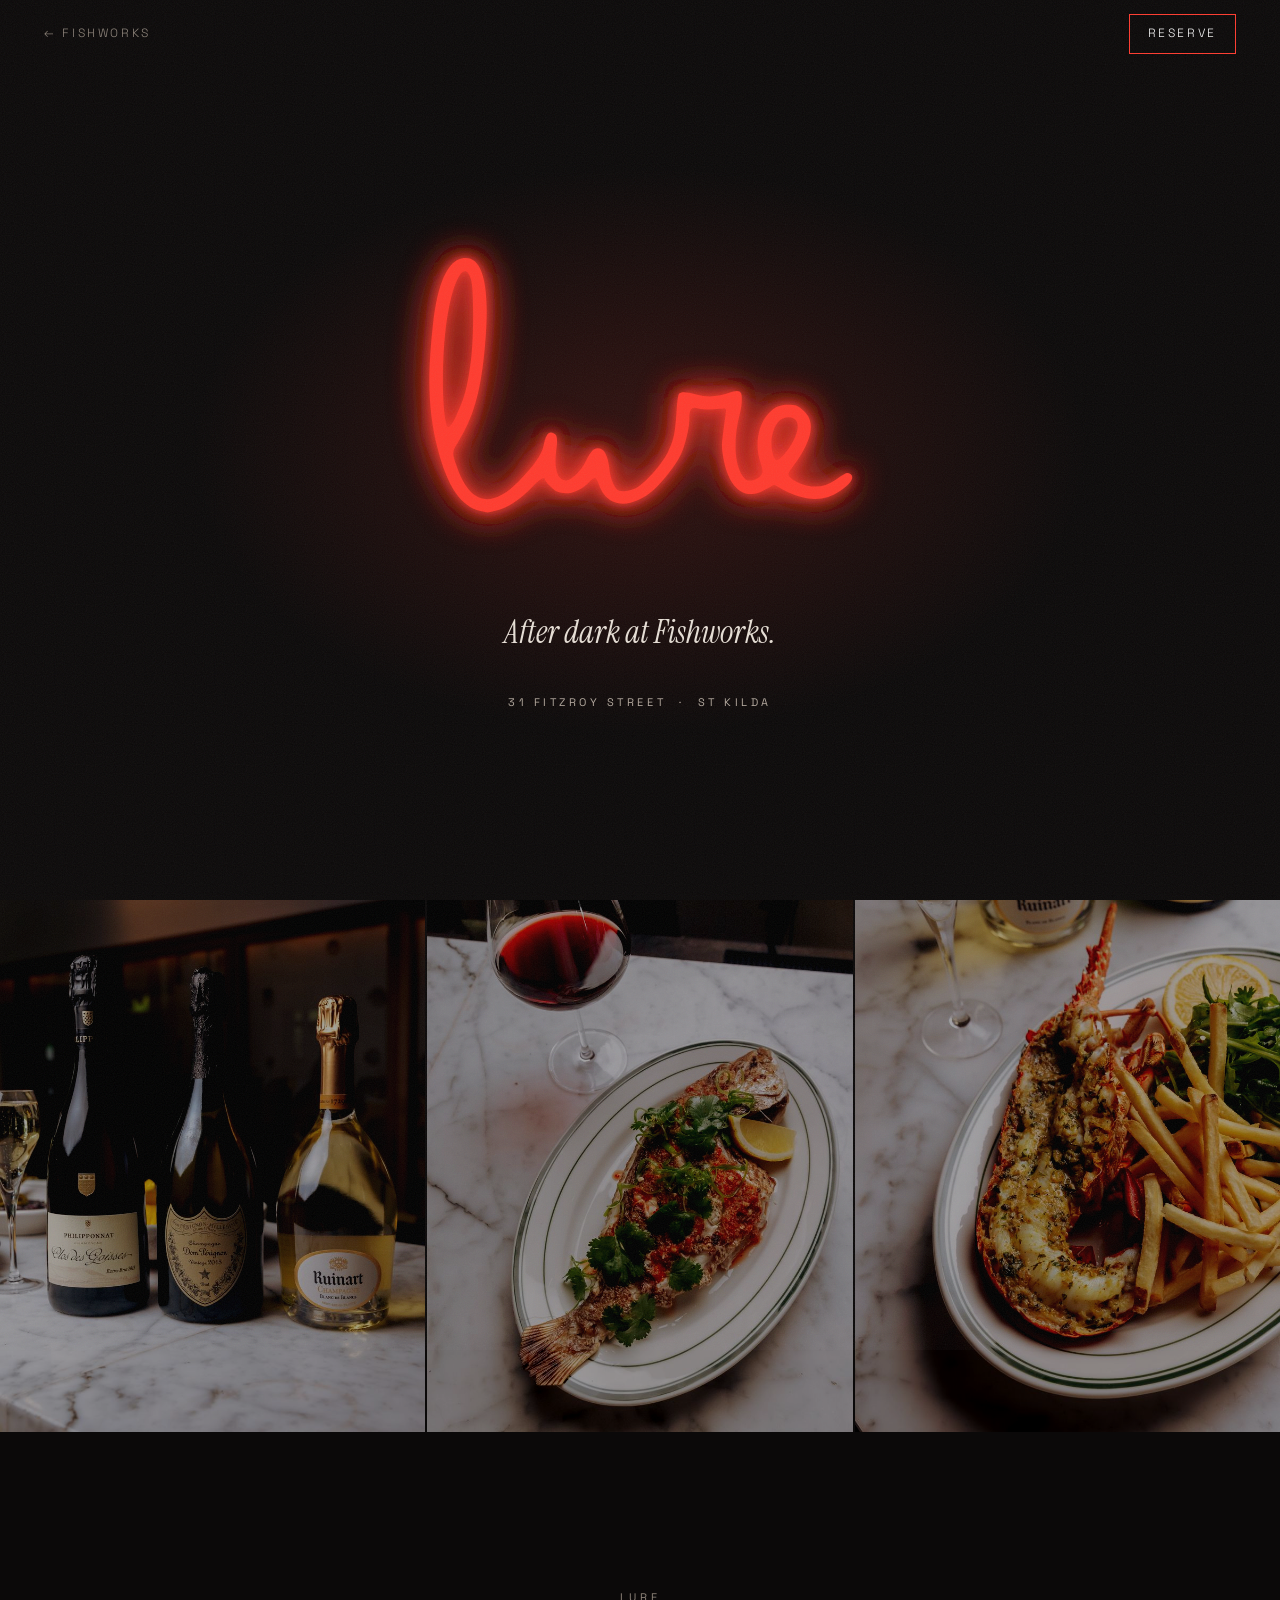
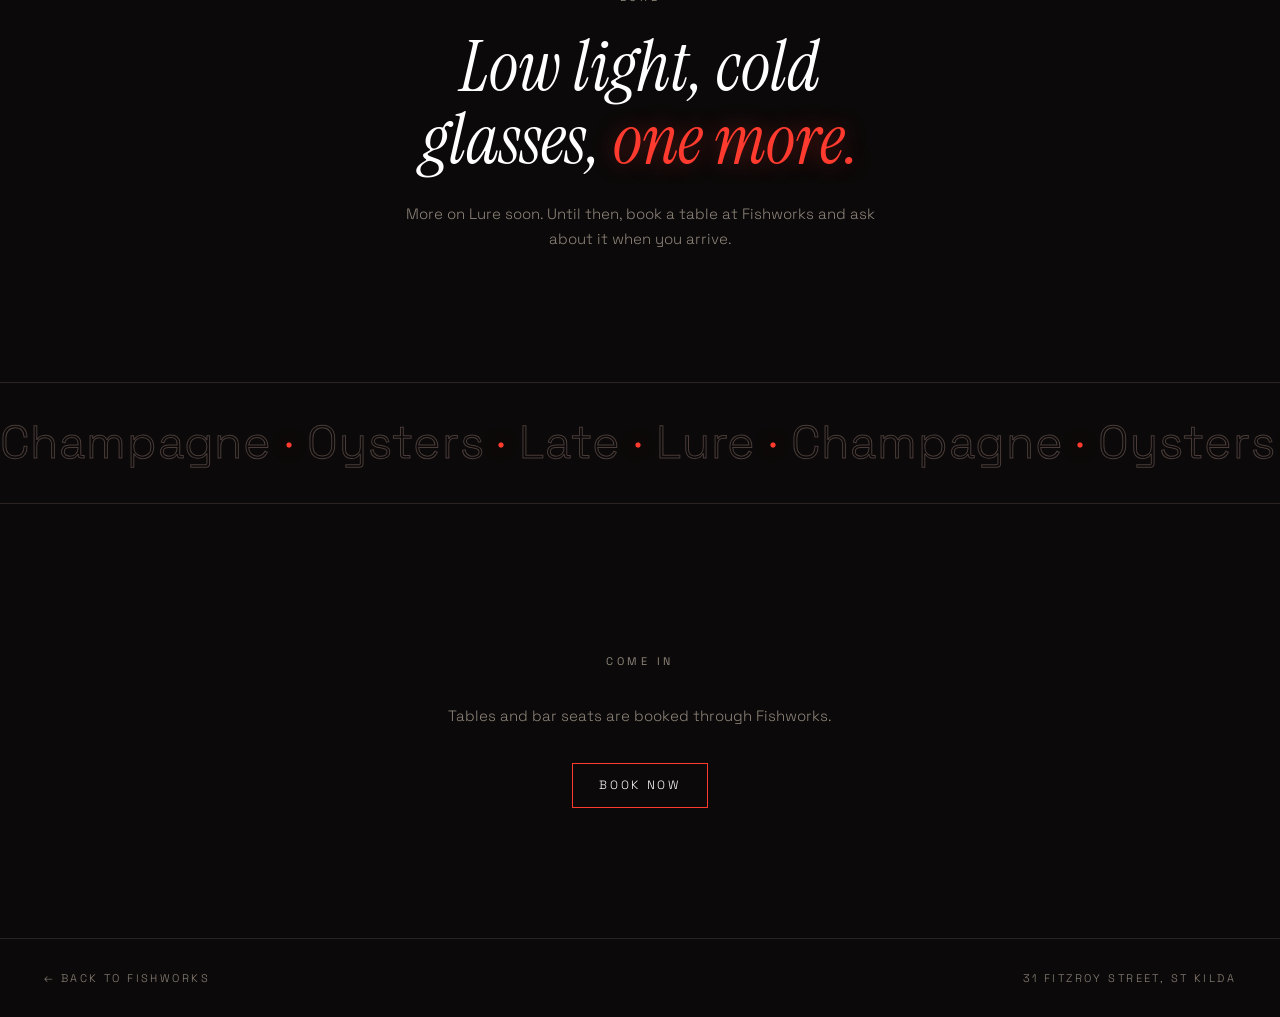
<file: lure.html>
<!doctype html>
<html lang="en">
<head>
<meta charset="utf-8">
<meta name="viewport" content="width=device-width, initial-scale=1">
<title>Lure — at Fishworks, St Kilda</title>
<meta name="description" content="Lure, at 31 Fitzroy Street, St Kilda.">
<meta property="og:title" content="Lure — St Kilda">
<meta property="og:image" content="https://fishworks.co/img/champagne-1400.jpg">
<meta name="theme-color" content="#0b0909">
<link rel="preconnect" href="https://fonts.googleapis.com">
<link rel="preconnect" href="https://fonts.gstatic.com" crossorigin>
<link href="https://fonts.googleapis.com/css2?family=Space+Grotesk:wght@300;400;500&family=Instrument+Serif:ital@1&display=swap" rel="stylesheet">
<style>
  :root{--night:#0b0909;--ink:#151111;--neon:#ff3b2f;--glow:rgba(255,59,47,.35);--text:#e7dfd6;--muted:#8f857b;--line:#2a2321}
  *{box-sizing:border-box;margin:0;padding:0}
  html{scroll-behavior:smooth;background:var(--night)}
  body{background:var(--night);color:var(--text);font-family:"Space Grotesk",system-ui,sans-serif;font-weight:300;font-size:15px;line-height:1.65;-webkit-font-smoothing:antialiased;overflow-x:hidden}
  a{color:inherit;text-decoration:none}
  img{display:block;max-width:100%;height:auto}
  .wrap{max-width:1240px;margin:0 auto;padding:0 24px}
  .label{font-size:11px;text-transform:uppercase;letter-spacing:.32em;color:var(--muted);font-weight:400}
  .serif{font-family:"Instrument Serif",Georgia,serif;font-style:italic;font-weight:400}

  /* grain */
  body::after{content:"";position:fixed;inset:-50%;pointer-events:none;z-index:50;opacity:.07;
    background-image:url("data:image/svg+xml,%3Csvg xmlns='http://www.w3.org/2000/svg' width='160' height='160'%3E%3Cfilter id='n'%3E%3CfeTurbulence type='fractalNoise' baseFrequency='.9' numOctaves='2'/%3E%3C/filter%3E%3Crect width='100%25' height='100%25' filter='url(%23n)'/%3E%3C/svg%3E");
    animation:grain 1.2s steps(4) infinite}
  @keyframes grain{25%{transform:translate(-3%,2%)}50%{transform:translate(2%,-3%)}75%{transform:translate(-2%,-1%)}}

  header{position:fixed;top:0;left:0;right:0;z-index:20}
  nav{display:flex;justify-content:space-between;align-items:center;height:68px;font-size:12px;text-transform:uppercase;letter-spacing:.22em}
  nav a{transition:color .25s}
  nav a:hover{color:var(--neon)}
  .back{display:inline-flex;align-items:center;gap:10px;color:var(--muted)}
  .btn{display:inline-block;border:1px solid var(--neon);color:#fff;padding:12px 26px;font-size:12px;letter-spacing:.22em;text-transform:uppercase;
       box-shadow:0 0 0 rgba(255,59,47,0);transition:box-shadow .3s,background .3s}
  .btn:hover{background:var(--neon);box-shadow:0 0 28px var(--glow);color:#fff}
  nav .btn{padding:9px 18px}

  .hero{position:relative;min-height:100svh;display:flex;flex-direction:column;align-items:center;justify-content:center;text-align:center;padding:100px 24px}
  .hero::before{content:"";position:absolute;inset:0;background:radial-gradient(50% 45% at 50% 50%,rgba(255,59,47,.16),transparent 70%);animation:breathe 6s ease-in-out infinite}
  @keyframes breathe{50%{opacity:.55}}
  .hero .logo{position:relative;width:min(560px,82vw);animation:on 1.6s ease-out both, flicker 9s 2s infinite}
  @keyframes on{0%{opacity:0}8%{opacity:.8}10%{opacity:.1}18%{opacity:.9}20%{opacity:.2}35%,100%{opacity:1}}
  @keyframes flicker{0%,93%,97%,100%{opacity:1}94%{opacity:.45}95%{opacity:1}96%{opacity:.6}}
  .hero .label{position:relative;margin-top:34px;color:#b3a89d}
  .hero .tag{position:relative;margin-top:18px;font-size:clamp(22px,3vw,32px);color:var(--text)}

  .strip{display:grid;grid-template-columns:1fr 1fr 1fr;gap:2px;background:var(--night)}
  .strip figure{position:relative;overflow:hidden;aspect-ratio:4/5}
  .strip img{width:100%;height:100%;object-fit:cover;filter:brightness(.62) contrast(1.15) saturate(1.1);transition:filter .7s,transform 1.4s}
  .strip figure::after{content:"";position:absolute;inset:0;background:linear-gradient(180deg,transparent 40%,rgba(255,59,47,.18));mix-blend-mode:screen;opacity:0;transition:opacity .7s}
  .strip figure:hover img{filter:brightness(.9) contrast(1.1) saturate(1.15);transform:scale(1.04)}
  .strip figure:hover::after{opacity:1}

  .about{padding:130px 0;text-align:center}
  .about h2{font-size:clamp(36px,5.5vw,72px);line-height:1.04;color:#fff;max-width:14ch;margin:24px auto 0}
  .about h2 em{color:var(--neon);text-shadow:0 0 22px var(--glow)}
  .about p{max-width:500px;margin:26px auto 0;color:var(--muted)}

  .marquee{border-top:1px solid var(--line);border-bottom:1px solid var(--line);overflow:hidden;white-space:nowrap;padding:22px 0}
  .marquee span{display:inline-block;font-size:clamp(28px,4vw,46px);letter-spacing:.02em;color:transparent;-webkit-text-stroke:1px #4a3d39;padding-right:40px;animation:slide 26s linear infinite}
  .marquee span b{font-weight:300;color:var(--neon);-webkit-text-stroke:0;text-shadow:0 0 18px var(--glow)}
  @keyframes slide{to{transform:translateX(-100%)}}

  .cta{padding:130px 24px;text-align:center}
  .cta p{margin:18px auto 34px;color:var(--muted);max-width:420px}

  footer{border-top:1px solid var(--line);font-size:11px;text-transform:uppercase;letter-spacing:.22em;color:var(--muted)}
  footer .wrap{display:flex;justify-content:space-between;gap:16px;flex-wrap:wrap;padding-top:30px;padding-bottom:30px}
  footer a:hover{color:var(--neon)}

  .reveal{opacity:0;transform:translateY(18px);transition:opacity .9s,transform .9s}
  .reveal.in{opacity:1;transform:none}

  @media (max-width:760px){
    .strip{grid-template-columns:1fr 1fr}.strip figure:last-child{grid-column:1/3;aspect-ratio:7/5}
    .about,.cta{padding:90px 24px}
  }
  @media (prefers-reduced-motion:reduce){*,*::before,*::after{animation:none!important;transition:none!important}.reveal{opacity:1;transform:none}}
</style>
</head>
<body>

<header>
  <nav class="wrap">
    <a href="index.html" class="back">&larr; Fishworks</a>
    <a href="index.html#reserve" class="btn">Reserve</a>
  </nav>
</header>

<main>
  <section class="hero">
    <div class="logo"><svg xmlns="http://www.w3.org/2000/svg" viewBox="1347 854 488 341" role="img" aria-label="Lure"><defs><filter id="g" x="-40%" y="-40%" width="180%" height="180%"><feGaussianBlur in="SourceGraphic" stdDeviation="16" result="a"/><feGaussianBlur in="SourceGraphic" stdDeviation="5" result="b"/><feMerge><feMergeNode in="a"/><feMergeNode in="a"/><feMergeNode in="b"/><feMergeNode in="SourceGraphic"/></feMerge></filter></defs><g filter="url(#g)"><path fill="#ff3b2f" fill-rule="evenodd" d="M1452.0,1134.6C1435.2,1131.0 1423.1,1113.4 1414.7,1080.4C1406.5,1048.5 1405.4,1018.7 1410.6,972.0C1414.6,936.1 1423.4,916.4 1436.4,914.3C1453.8,911.5 1460.5,936.5 1456.1,988.5C1452.6,1030.0 1446.2,1052.8 1431.9,1075.6C1427.2,1083.0 1427.2,1083.9 1431.0,1095.0C1442.5,1128.6 1460.8,1133.3 1485.0,1109.1C1498.3,1095.7 1505.4,1085.6 1506.9,1078.0C1509.0,1067.6 1511.5,1064.6 1516.1,1067.1C1518.9,1068.6 1519.3,1071.5 1518.0,1081.9C1515.9,1098.5 1519.1,1108.0 1526.7,1108.0C1531.3,1108.0 1539.6,1099.8 1544.0,1090.9C1548.0,1082.9 1550.6,1080.0 1554.0,1080.0C1559.9,1080.0 1563.0,1085.6 1564.5,1099.4C1565.2,1105.3 1567.6,1111.9 1570.5,1115.5C1572.6,1118.2 1579.9,1118.1 1586.2,1115.3C1594.1,1111.7 1609.6,1094.7 1615.4,1083.1C1620.4,1073.2 1621.6,1067.2 1622.9,1047.3C1623.4,1039.3 1624.2,1033.4 1625.0,1032.5C1626.7,1030.4 1631.2,1030.6 1640.0,1033.1C1649.1,1035.6 1658.6,1035.3 1667.5,1032.1C1675.0,1029.4 1677.6,1029.4 1679.1,1032.2C1680.3,1034.5 1679.8,1043.3 1678.0,1049.9C1671.6,1074.2 1673.5,1097.6 1682.6,1106.7C1686.2,1110.3 1696.3,1106.6 1697.6,1101.3C1698.0,1100.0 1697.3,1096.4 1696.2,1093.2C1690.8,1078.1 1693.5,1060.1 1702.6,1050.0C1707.9,1044.2 1712.6,1042.0 1720.0,1042.0C1726.9,1042.0 1729.0,1042.8 1733.8,1047.4C1744.5,1057.4 1741.2,1073.4 1723.6,1096.8C1720.5,1101.0 1719.8,1102.5 1720.7,1103.8C1722.8,1107.2 1729.9,1111.0 1737.0,1112.5C1746.2,1114.4 1753.4,1112.9 1761.6,1107.3C1770.5,1101.2 1771.6,1100.7 1774.0,1102.2C1778.4,1105.0 1775.3,1110.3 1765.3,1117.2C1750.3,1127.5 1733.3,1126.3 1711.2,1113.4C1708.1,1111.5 1707.9,1111.5 1704.8,1113.4C1696.6,1118.1 1693.5,1119.3 1689.1,1119.8C1676.7,1121.0 1666.9,1108.6 1663.5,1087.5C1661.9,1077.5 1661.8,1078.8 1665.7,1049.2C1666.3,1044.8 1666.3,1044.8 1660.4,1045.6C1653.4,1046.5 1646.2,1046.4 1641.7,1045.2C1635.5,1043.6 1634.0,1045.6 1634.0,1055.0C1634.0,1062.2 1630.2,1077.9 1626.6,1085.4C1622.3,1094.4 1611.2,1108.8 1603.3,1115.9C1586.9,1130.6 1568.6,1132.3 1559.6,1120.1C1558.2,1118.2 1556.3,1114.6 1555.4,1112.1C1552.5,1104.3 1551.9,1104.2 1546.4,1109.7C1537.8,1118.2 1527.3,1121.3 1518.7,1117.7C1515.5,1116.3 1508.0,1108.9 1508.0,1107.0C1508.0,1104.3 1504.0,1106.6 1498.0,1112.8C1485.3,1125.8 1476.0,1131.8 1465.0,1134.4C1461.4,1135.3 1458.3,1135.9 1458.0,1135.9C1457.7,1135.9 1455.0,1135.3 1452.0,1134.6ZM1724.4,1074.0C1730.9,1061.8 1729.4,1053.0 1720.8,1053.0C1713.0,1053.0 1708.5,1058.2 1705.9,1070.1C1704.5,1077.0 1706.9,1089.6 1709.8,1090.3C1712.3,1090.9 1719.8,1082.5 1724.4,1074.0ZM1430.6,1052.2C1438.1,1036.5 1440.5,1027.4 1443.6,1004.0C1446.2,984.5 1446.3,940.9 1443.7,932.8C1438.8,916.9 1430.2,928.5 1424.2,959.1C1418.3,988.6 1417.5,1043.1 1422.6,1060.2C1423.6,1063.5 1426.7,1060.3 1430.6,1052.2Z"/></g></svg></div>
    <p class="tag serif">After dark at Fishworks.</p>
    <p class="label">31 Fitzroy Street &nbsp;·&nbsp; St Kilda</p>
  </section>

  <section class="strip">
    <figure><img loading="lazy" src="img/champagne-800.jpg" srcset="img/champagne-800.jpg 800w, img/champagne-1400.jpg 1400w" sizes="(max-width:760px) 50vw, 33vw" alt="Three bottles of champagne on a marble bar"></figure>
    <figure><img loading="lazy" src="img/fish-red-wine-800.jpg" srcset="img/fish-red-wine-800.jpg 800w, img/fish-red-wine-1400.jpg 1400w" sizes="(max-width:760px) 50vw, 33vw" alt="A glass of red wine beside a whole grilled fish"></figure>
    <figure><img loading="lazy" src="img/crayfish-champagne-800.jpg" srcset="img/crayfish-champagne-800.jpg 800w, img/crayfish-champagne-1400.jpg 1400w" sizes="(max-width:760px) 100vw, 33vw" alt="Crayfish and fries with a flute of champagne"></figure>
  </section>

  <section class="about wrap">
    <p class="label reveal">Lure</p>
    <h2 class="serif reveal">Low light, cold glasses, <em>one more.</em></h2>
    <p class="reveal">More on Lure soon. Until then, book a table at Fishworks and ask about it when you arrive.</p>
  </section>

  <div class="marquee" aria-hidden="true"><span>Champagne <b>·</b> Oysters <b>·</b> Late <b>·</b> Lure <b>·</b> Champagne <b>·</b> Oysters <b>·</b> Late <b>·</b> Lure <b>·</b>&nbsp;</span><span>Champagne <b>·</b> Oysters <b>·</b> Late <b>·</b> Lure <b>·</b> Champagne <b>·</b> Oysters <b>·</b> Late <b>·</b> Lure <b>·</b>&nbsp;</span></div>

  <section class="cta">
    <p class="label">Come in</p>
    <p>Tables and bar seats are booked through Fishworks.</p>
    <a href="index.html#reserve" class="btn">Book now</a>
  </section>
</main>

<footer>
  <div class="wrap">
    <a href="index.html">&larr; Back to Fishworks</a>
    <span>31 Fitzroy Street, St Kilda</span>
  </div>
</footer>

<script>
  const io=new IntersectionObserver(es=>es.forEach(e=>{if(e.isIntersecting){e.target.classList.add('in');io.unobserve(e.target)}}),{rootMargin:'0px 0px -8% 0px'});
  document.querySelectorAll('.reveal').forEach(el=>io.observe(el));
</script>
</body>
</html>
</file>
